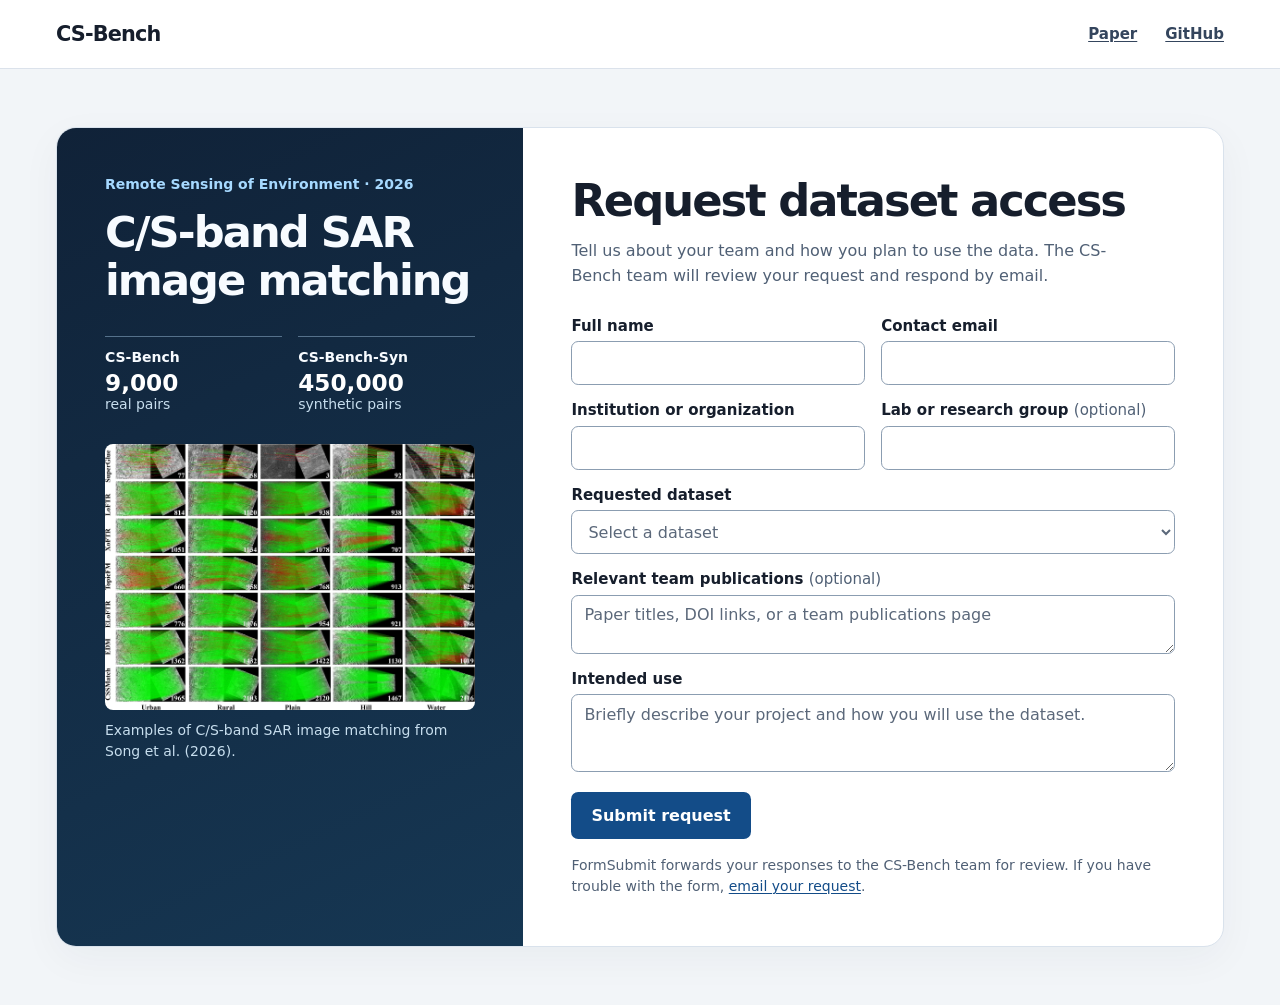
<file: docs/index.html>
<!doctype html>
<html lang="en">
<head>
  <meta charset="utf-8">
  <meta name="viewport" content="width=device-width, initial-scale=1">
  <meta name="description" content="Request access to CS-Bench and CS-Bench-Syn, two datasets for C/S-band SAR image matching.">
  <title>Request Dataset Access | CS-Bench</title>
  <link rel="stylesheet" href="styles.css">
</head>
<body>
  <header class="site-header">
    <div class="header-inner">
      <a class="wordmark" href="./">CS-Bench</a>
      <nav aria-label="Project links">
        <a href="https://doi.org/10.1016/j.rse.2026.115612">Paper</a>
        <a href="https://github.com/ucas20222027/CS-Bench">GitHub</a>
      </nav>
    </div>
  </header>

  <main class="layout">
    <aside class="overview" aria-labelledby="overview-title">
      <div class="overview-intro">
        <p class="journal">Remote Sensing of Environment · 2026</p>
        <h2 id="overview-title">C/S-band SAR<br>image matching</h2>
        <dl class="dataset-stats">
          <div>
            <dt>CS-Bench</dt>
            <dd><strong>9,000</strong> real pairs</dd>
          </div>
          <div>
            <dt>CS-Bench-Syn</dt>
            <dd><strong>450,000</strong> synthetic pairs</dd>
          </div>
        </dl>
      </div>
      <figure>
        <img src="cs-bench-matching.webp" width="1600" height="1150" alt="C/S-band SAR matching results across urban, rural, plain, hill, and water scenes">
        <figcaption>Examples of C/S-band SAR image matching from Song et al. (2026).</figcaption>
      </figure>
    </aside>

    <section class="application" aria-labelledby="application-title">
      <h1 id="application-title">Request dataset access</h1>
      <p class="intro">Tell us about your team and how you plan to use the data. The CS-Bench team will review your request and respond by email.</p>

      <form action="https://formsubmit.co/songmingyang22@mails.ucas.ac.cn" method="post" aria-describedby="submission-note">
        <input type="hidden" name="_subject" value="CS-Bench dataset access request">
        <input type="hidden" name="_template" value="table">
        <input type="hidden" name="_url" value="https://ucas20222027.github.io/CS-Bench/">
        <input type="hidden" name="_next" value="https://ucas20222027.github.io/CS-Bench/thanks.html">
        <div hidden>
          <input type="text" name="_honey" autocomplete="off" tabindex="-1">
        </div>

        <div class="field-row">
          <div class="field">
            <label for="name">Full name</label>
            <input id="name" name="name" autocomplete="name" maxlength="120" required>
          </div>
          <div class="field">
            <label for="email">Contact email</label>
            <input id="email" name="email" type="email" autocomplete="email" maxlength="254" required>
          </div>
        </div>

        <div class="field-row">
          <div class="field">
            <label for="institution">Institution or organization</label>
            <input id="institution" name="Institution" autocomplete="organization" maxlength="200" required>
          </div>
          <div class="field">
            <label for="team">Lab or research group <span>(optional)</span></label>
            <input id="team" name="Lab or research group" maxlength="200">
          </div>
        </div>

        <div class="field">
          <label for="dataset">Requested dataset</label>
          <select id="dataset" name="Requested dataset" required>
            <option value="" disabled selected>Select a dataset</option>
            <option>CS-Bench (9,000 real pairs)</option>
            <option>CS-Bench-Syn (450,000 synthetic pairs)</option>
            <option>Both datasets</option>
          </select>
        </div>

        <div class="field">
          <label for="publications">Relevant team publications <span>(optional)</span></label>
          <textarea id="publications" name="Relevant team publications" rows="2" maxlength="2000" placeholder="Paper titles, DOI links, or a team publications page"></textarea>
        </div>

        <div class="field">
          <label for="purpose">Intended use</label>
          <textarea id="purpose" name="Intended use" rows="3" maxlength="3000" placeholder="Briefly describe your project and how you will use the dataset." required></textarea>
        </div>

        <button type="submit">Submit request</button>
        <p class="submission-note" id="submission-note">FormSubmit forwards your responses to the CS-Bench team for review. If you have trouble with the form, <a href="mailto:songmingyang22@mails.ucas.ac.cn?subject=CS-Bench%20dataset%20access%20request&amp;body=Full%20name%3A%0D%0AContact%20email%3A%0D%0AInstitution%20or%20organization%3A%0D%0ALab%20or%20research%20group%20(optional)%3A%0D%0ARequested%20dataset%3A%0D%0ARelevant%20team%20publications%20(optional)%3A%0D%0AIntended%20use%3A">email your request</a>.</p>
      </form>
    </section>
  </main>
</body>
</html>
</file>
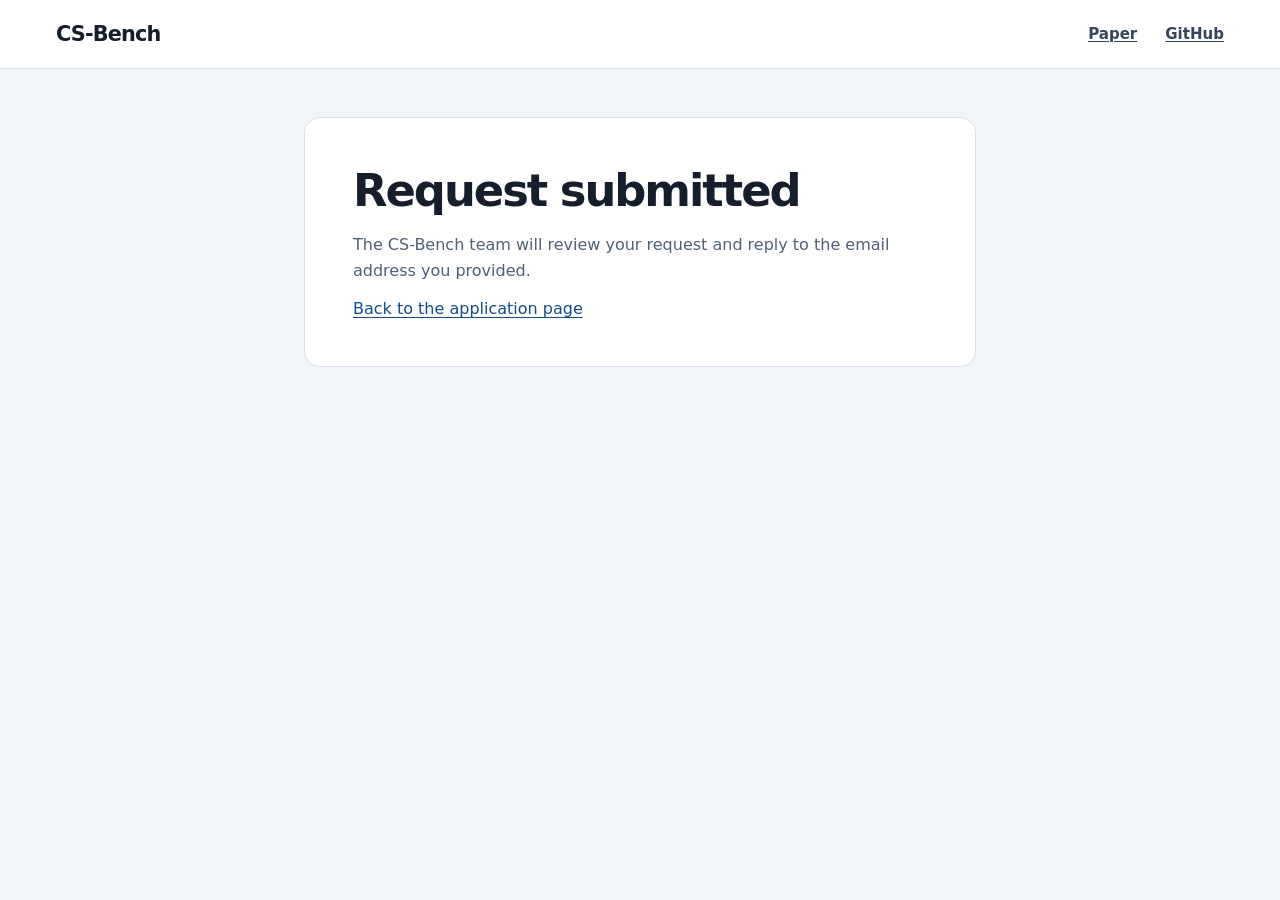
<file: docs/thanks.html>
<!doctype html>
<html lang="en">
<head>
  <meta charset="utf-8">
  <meta name="viewport" content="width=device-width, initial-scale=1">
  <meta name="robots" content="noindex">
  <title>Request Submitted | CS-Bench</title>
  <link rel="stylesheet" href="styles.css">
</head>
<body>
  <header class="site-header">
    <div class="header-inner">
      <a class="wordmark" href="./">CS-Bench</a>
      <nav aria-label="Project links">
        <a href="https://doi.org/10.1016/j.rse.2026.115612">Paper</a>
        <a href="https://github.com/ucas20222027/CS-Bench">GitHub</a>
      </nav>
    </div>
  </header>
  <main class="confirmation">
    <h1>Request submitted</h1>
    <p>The CS-Bench team will review your request and reply to the email address you provided.</p>
    <a href="./">Back to the application page</a>
  </main>
</body>
</html>
</file>
<file: docs/styles.css>
:root {
  color-scheme: light;
  font-family: system-ui, -apple-system, "Segoe UI", sans-serif;
  color: #161e2c;
  background: #f2f5f8;
  --accent: #134c88;
  --muted: #506075;
}

*, *::before, *::after { box-sizing: border-box; }
body { margin: 0; }

a { color: var(--accent); text-underline-offset: .16em; }
a:hover { text-decoration-thickness: .12em; }
:focus-visible { outline: 3px solid #0084ce; outline-offset: 3px; }

.site-header {
  background: #fff;
  border-bottom: 1px solid #dbe2eb;
}

.header-inner {
  display: flex;
  align-items: center;
  justify-content: space-between;
  gap: 1rem;
  width: min(100% - 3rem, 73rem);
  min-height: 4.25rem;
  margin: auto;
}

.wordmark {
  color: #161e2c;
  font-size: 1.3rem;
  font-weight: 800;
  letter-spacing: -.04em;
  text-decoration: none;
}

nav { display: flex; gap: clamp(.9rem, 3vw, 1.75rem); }
nav a { color: #34455d; font-size: .94rem; font-weight: 650; }

.layout {
  display: grid;
  grid-template-columns: minmax(0, 2fr) minmax(0, 3fr);
  width: min(100% - 3rem, 73rem);
  margin: clamp(1.5rem, 4.5vw, 3.75rem) auto;
  background: #fff;
  border: 1px solid #d9e2ec;
  border-radius: 1.25rem;
  box-shadow: 0 12px 40px #152b4a0b;
}

.overview {
  display: flex;
  flex-direction: column;
  gap: 2rem;
  padding: clamp(1.5rem, 4vw, 3rem);
  border-radius: calc(1.25rem - 1px) 0 0 calc(1.25rem - 1px);
  color: #f7fbff;
  background: linear-gradient(155deg, #102238, #163753);
}

.journal {
  margin: 0 0 1rem;
  color: #a6d9ff;
  font-size: .875rem;
  font-weight: 650;
}

h1, h2 { margin: 0; letter-spacing: -.045em; line-height: 1.12; }
h1 { font-size: clamp(1.9rem, 4.6vw, 2.8rem); }
h2 { font-size: clamp(1.9rem, 3.8vw, 2.7rem); }

.dataset-stats {
  display: grid;
  grid-template-columns: repeat(2, minmax(0, 1fr));
  gap: 1rem;
  margin: 2rem 0 0;
}

.dataset-stats div { padding-top: .75rem; border-top: 1px solid #55718b; }
.dataset-stats dt { font-size: .875rem; font-weight: 650; }
.dataset-stats dd { margin: .2rem 0 0; color: #c7deee; font-size: .875rem; }
.dataset-stats strong { display: block; color: #fff; font-size: 1.45rem; }

figure { margin: 0; }
figure img { display: block; width: 100%; height: auto; border-radius: .5rem; }
figcaption { margin-top: .65rem; color: #c7deee; font-size: .875rem; line-height: 1.5; }

.application, .confirmation { padding: clamp(1.5rem, 4vw, 3rem); }
.intro { max-width: 54ch; margin: .75rem 0 1.75rem; }
.intro, .confirmation p { color: var(--muted); line-height: 1.6; }

form, .field { display: grid; }
form { gap: 1rem; }
.field { gap: .4rem; align-content: start; min-width: 0; }
.field-row { display: grid; grid-template-columns: repeat(2, minmax(0, 1fr)); gap: 1rem; }
.field-row .field { grid-template-rows: 1fr auto; }
label { align-self: end; font-size: .9375rem; font-weight: 650; }
label span { color: var(--muted); font-weight: 400; }

input, select, textarea, button { font: inherit; }
input, select, textarea {
  width: 100%;
  min-height: 2.75rem;
  padding: .6rem .75rem;
  color: inherit;
  background: #fff;
  border: 1px solid #8b9db1;
  border-radius: .45rem;
}

textarea { resize: vertical; }
::placeholder, select:invalid { color: #5b687a; }

button {
  justify-self: start;
  min-height: 2.9rem;
  margin-top: .25rem;
  padding: .65rem 1.25rem;
  color: #fff;
  background: var(--accent);
  border: 0;
  border-radius: .45rem;
  font-weight: 700;
  cursor: pointer;
}

button:hover { background: #103d6c; }
.submission-note { margin: 0; color: var(--muted); font-size: .875rem; line-height: 1.55; }

.confirmation {
  width: min(100% - 3rem, 42rem);
  margin: 3rem auto;
  background: #fff;
  border: 1px solid #d9e2ec;
  border-radius: 1rem;
}

@media (max-width: 53rem) {
  .layout { grid-template-columns: minmax(0, 1fr); max-width: 41rem; }
  .overview { grid-row: 2; border-radius: 0 0 calc(1.25rem - 1px) calc(1.25rem - 1px); }
}

@media (max-width: 34rem) {
  .layout, .header-inner, .confirmation { width: calc(100% - 1.5rem); }
  .field-row { grid-template-columns: minmax(0, 1fr); }
  button { justify-self: stretch; }
}
</file>
